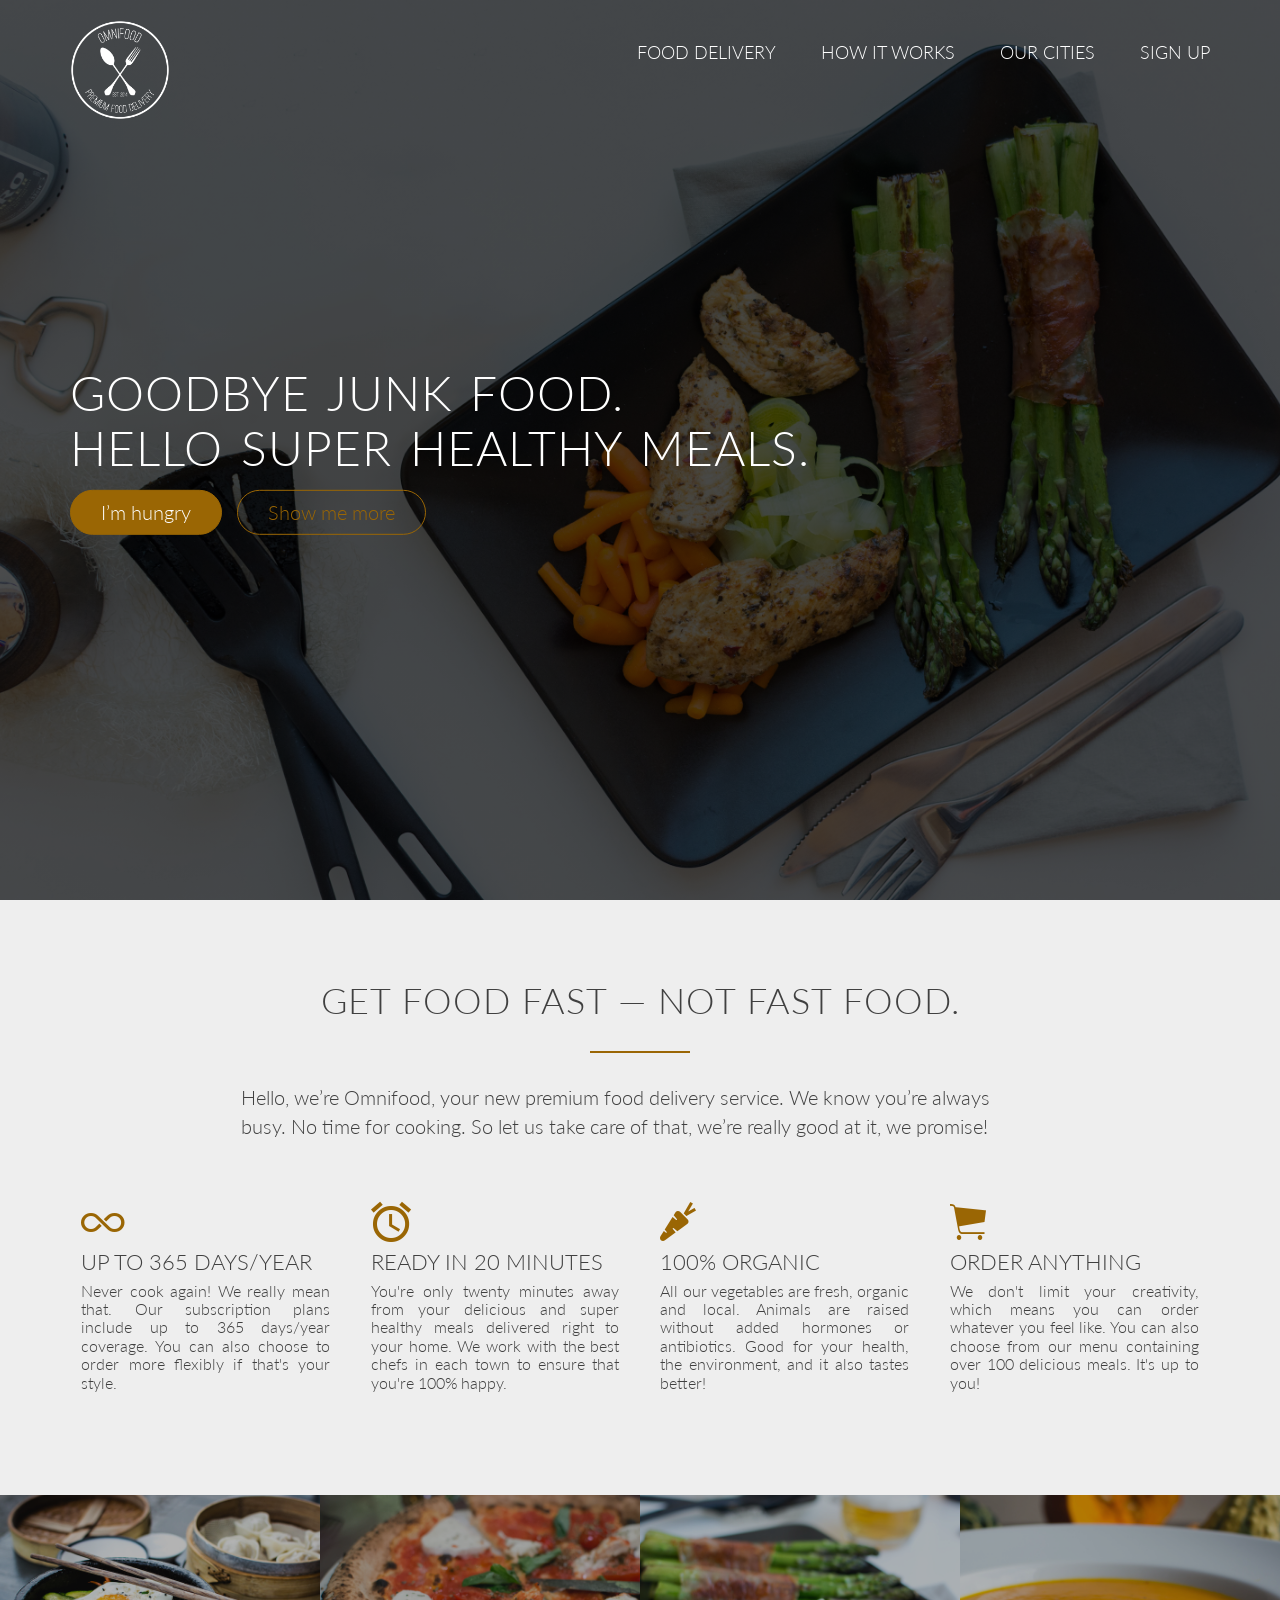
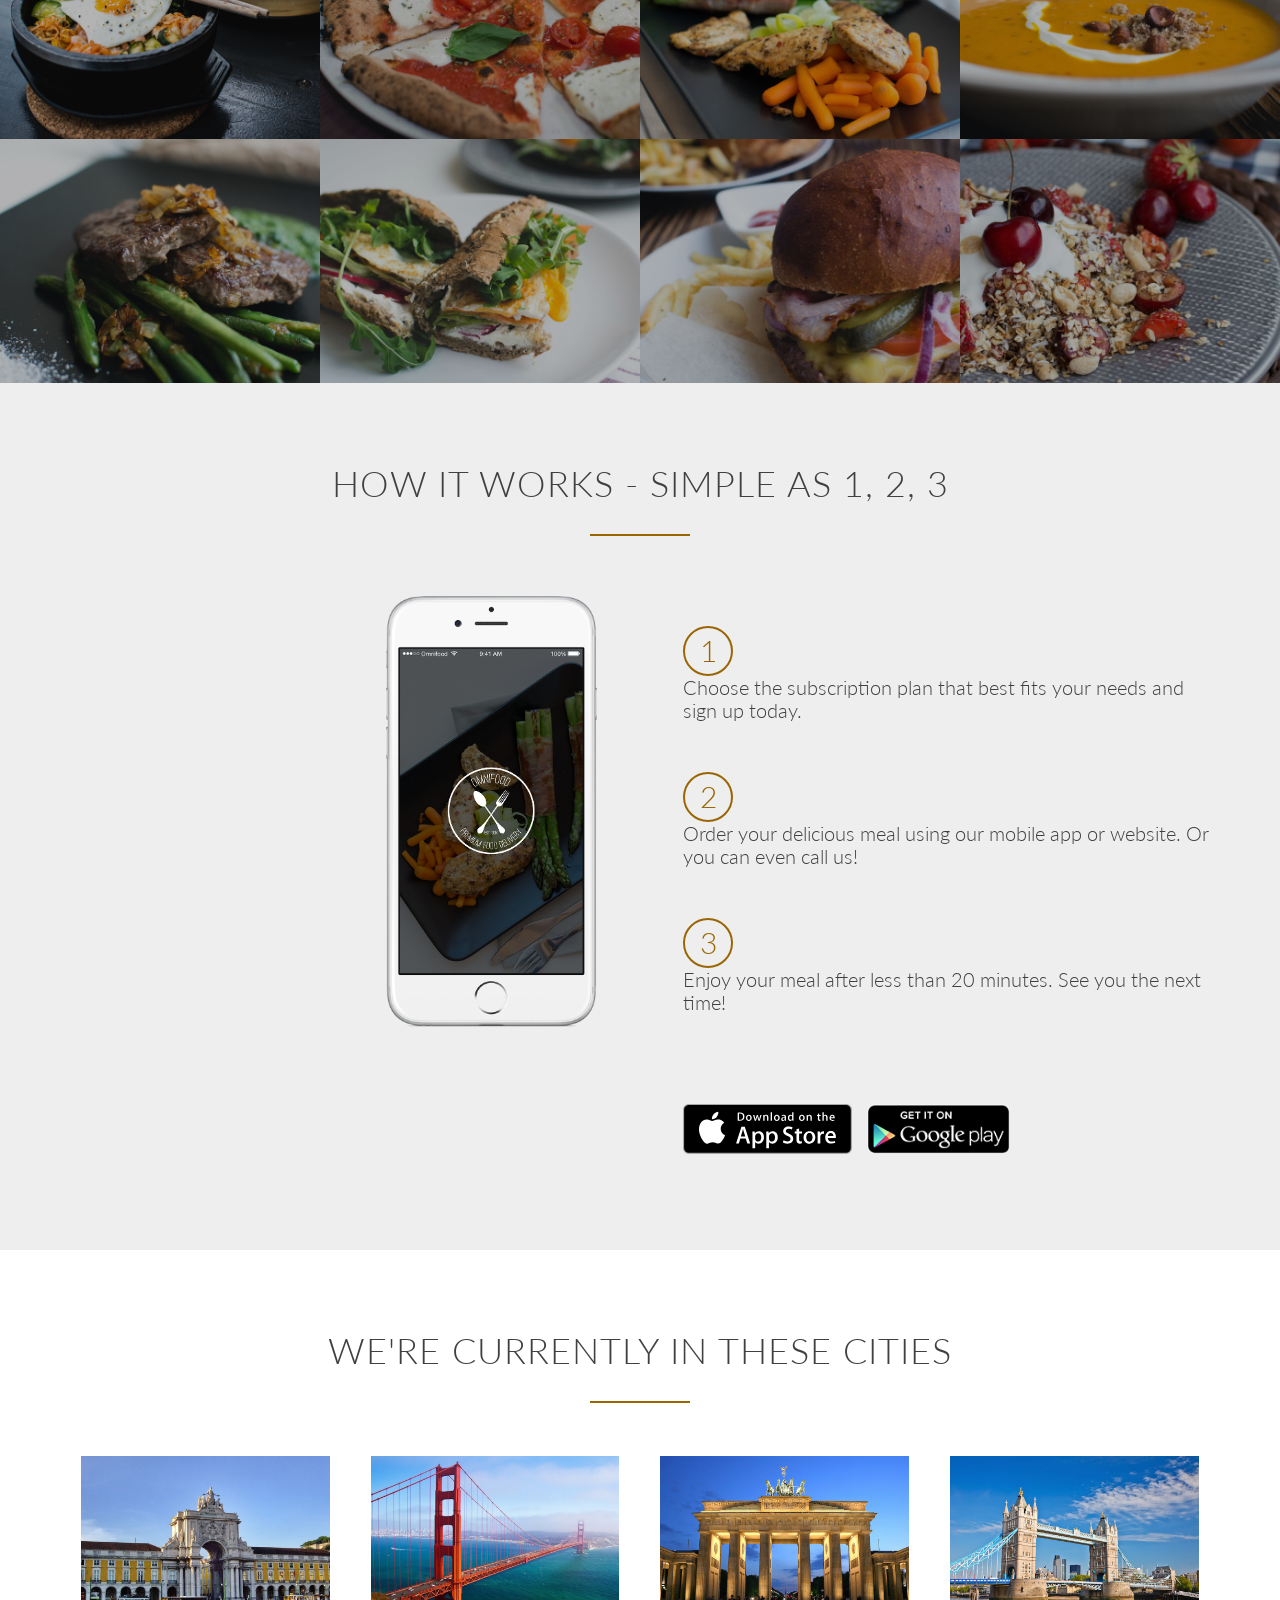
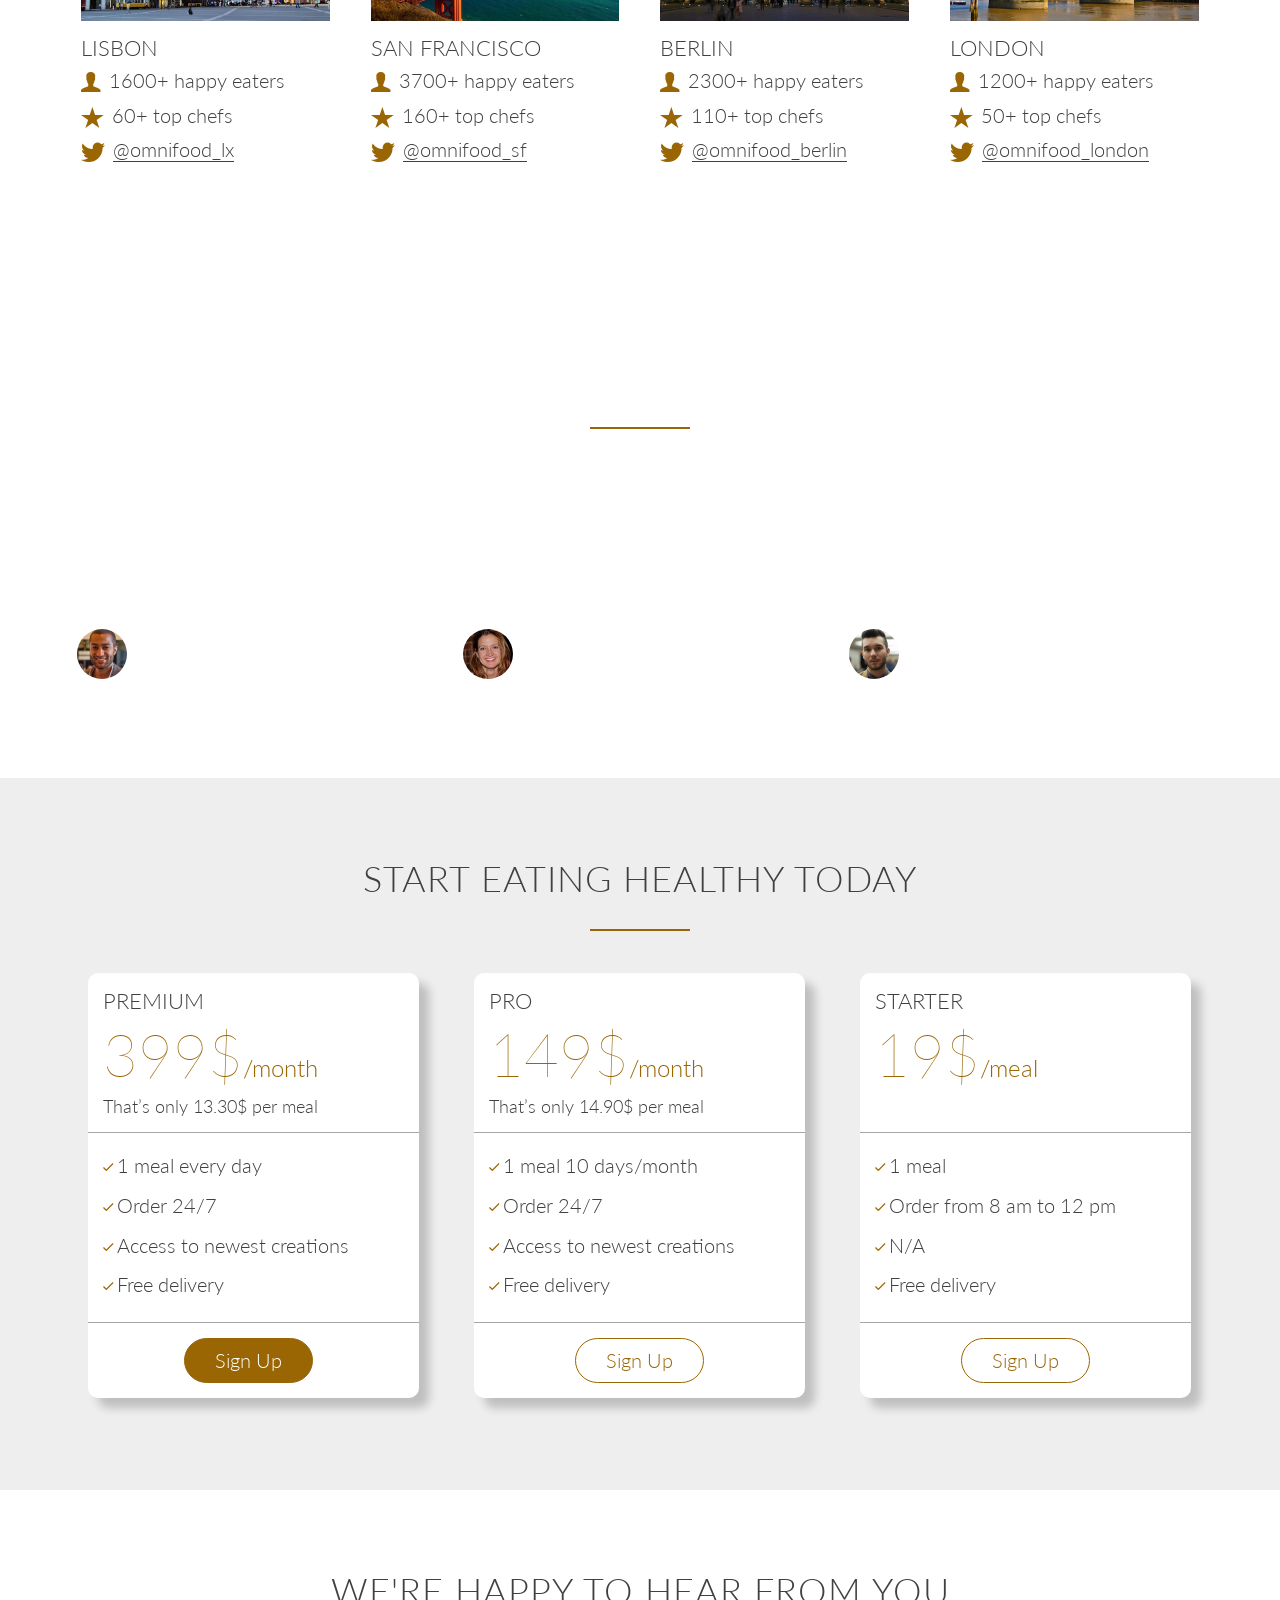
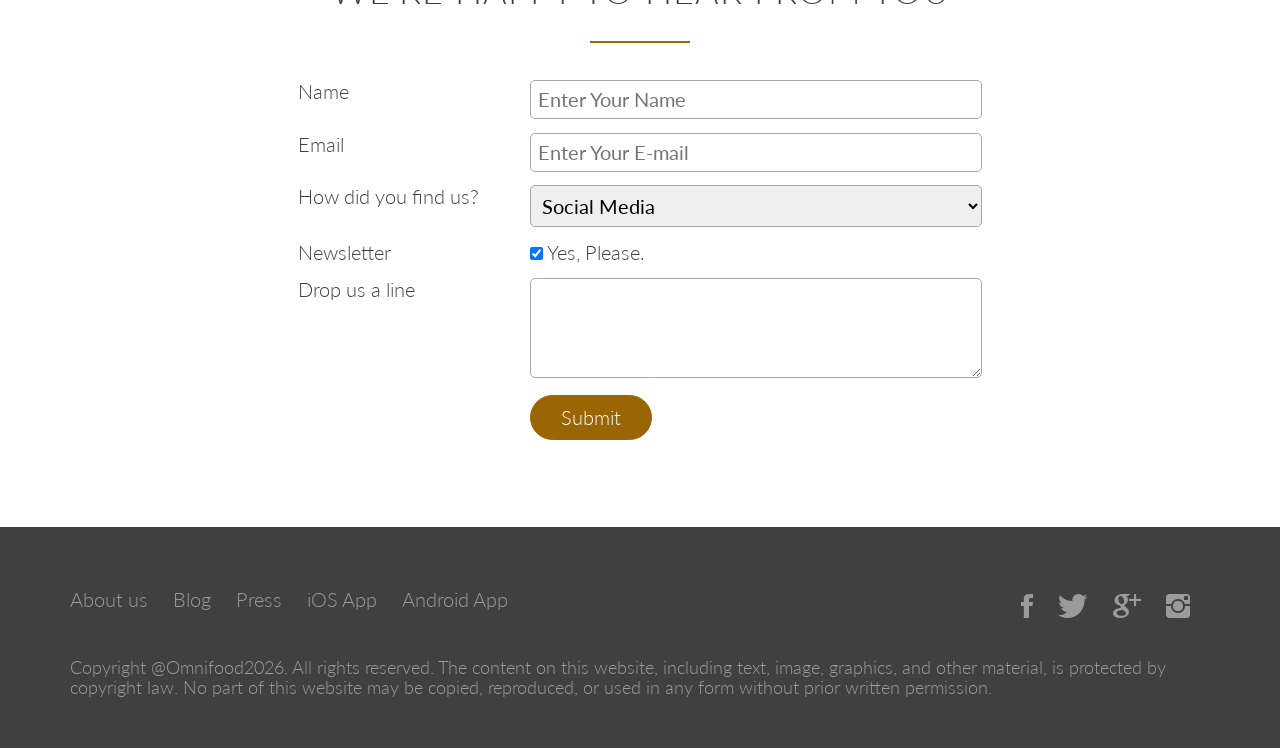
<file: index.html>
<!DOCTYPE html>
<html lang="en">

<head>
    <meta charset="UTF-8" />
    <meta name="viewport" content="width=device-width, initial-scale=1.0" />
    <title>Document</title>
    <link rel="stylesheet" href="vendors/css/normalize.css" />
    <link rel="stylesheet" href="vendors/css/Grid.css" />
    <link rel="stylesheet" href="vendors/css/ionicons.min.css" />
    <link rel="stylesheet" href="vendors/css/animate.css">
    <link rel="stylesheet" href="resource/css/style.css" />
    <link href="https://fonts.googleapis.com/css2?family=Lato:ital,wght@0,100;0,300;0,400;1,100&display=swap"
        rel="stylesheet">
        <script src="https://ajax.googleapis.com/ajax/libs/jquery/3.7.1/jquery.min.js"></script>
        <script src="vendors/js/jquery.waypoints.min.js"></script>
    <script src="resource/js/index.js"></script>

</head>

<body>
    <header>
        <nav>
            <div class="row">
                <img src="resource/img/logo-white.png" alt="White logo" class="logo-white" />
                <img src="resource/img/logo.png" alt="black logo" class="logo-black" />
                <ul class="main-nav">
                    <li><a href="#features">Food delivery</a></li>
                    <li><a href="#works">How it works</a></li>
                    <li><a href="#cities">Our cities</a></li>
                    <li><a href="#plans">Sign up</a></li>
                </ul>
            </div>
        </nav>
        <div class="header-text">
            <h1>Goodbye junk food. <br />Hello super healthy meals.</h1>
            <a href="#" class="btn btn-full js--scroll-to-plans">I’m hungry</a>
            <a href="#" class="btn btn-border js--scroll-to-features">Show me more</a>
        </div>
    </header>

    <section class="section-features js--section-features" id="features">
        <div class="row">
            <h2>Get food fast — not fast food.</h2>
            <p class="feature-text">Hello, we’re Omnifood, your new premium food delivery service. We know you’re always
                busy. No time for cooking. So let us take care of that, we’re really good at it, we promise!</p>
        </div>
        <div class="row js--wp-1">
            <div class="col span-1-of-4 box">
                <i class="ion-ios-infinite icon-big"></i>
                <h3>Up to 365 days/year</h3>
                <p>Never cook again! We really mean that. Our subscription plans include up to 365 days/year coverage.
                    You can also choose to order more flexibly if that's your style.</p>
            </div>
            <div class="col span-1-of-4 box">
                <i class="ion-android-alarm-clock icon-big"></i>
                <h3>Ready in 20 minutes</h3>
                <p>You're only twenty minutes away from your delicious and super healthy meals delivered right to your
                    home. We work with the best chefs in each town to ensure that you're 100% happy.</p>
            </div>
            <div class="col span-1-of-4 box">
                <i class="ion-ios-nutrition icon-big"></i>
                <h3>100% organic</h3>
                <p>All our vegetables are fresh, organic and local. Animals are raised without added hormones or
                    antibiotics. Good for your health, the environment, and it also tastes better!</p>
            </div>
            <div class="col span-1-of-4 box">
                <i class="ion-ios-cart icon-big"></i>
                <h3>Order anything</h3>
                <p>We don't limit your creativity, which means you can order whatever you feel like. You can also choose
                    from our menu containing over 100 delicious meals. It's up to you!</p>
            </div>
        </div>
    </section>

    <section class="section-meals">
        <ul class="meal-showcase clearfix">
            <li>
                <figure class="meal-photo">
                    <img src="resource/img/1.jpg" alt="Korean bibimbap with egg and vegetables" />
                </figure>
            </li>
            <li>
                <figure class="meal-photo">
                    <img src="resource/img/2.jpg" alt="Simple italian pizza with cherry tomatoes" />
                </figure>
            </li>
            <li>
                <figure class="meal-photo">
                    <img src="resource/img/3.jpg" alt="Chicken breast steak with vegetables" />
                </figure>
            </li>
            <li>
                <figure class="meal-photo">
                    <img src="resource/img/4.jpg" alt="Autumn pumpkin soup" />
                </figure>
            </li>
        </ul>

        <ul class="meal-showcase clearfix">
            <li>
                <figure class="meal-photo">
                    <img src="resource/img/5.jpg" alt="Paleo beef steak with vegetables" />
                </figure>
            </li>
            <li>
                <figure class="meal-photo">
                    <img src="resource/img/6.jpg" alt="Healthy baguette with egg and vegetables" />
                </figure>
            </li>
            <li>
                <figure class="meal-photo">
                    <img src="resource/img/7.jpg" alt="Burger with cheddar and bacon" />
                </figure>
            </li>
            <li>
                <figure class="meal-photo">
                    <img src="resource/img/8.jpg" alt="Granola with cherries and strawberries" />
                </figure>
            </li>
        </ul>
    </section>



    <section class="section-works" id="works">
        <div class="row">
            <h2>How it works - Simple as 1, 2, 3</h2>
        </div>
        <div class="row">
            <div class="col span-1-of-2 step-box">
                <img src="resource/img/app-iPhone.png" alt="iphone image" class="js--wp-2"/>
            </div>
            <div class="col span-1-of-2 step-box">
                <div class="work-steps">
                    <div>1</div>
                    <p>Choose the subscription plan that best fits your needs and sign up today.</p>
                </div>
                <div class="work-steps">
                    <div>2</div>
                    <p>Order your delicious meal using our mobile app or website. Or you can even call us!</p>
                </div>
                <div class="work-steps">
                    <div>3</div>
                    <p>Enjoy your meal after less than 20 minutes. See you the next time!</p>
                </div>
                <a href="" class="btn-img"><img src="resource/img/download-app.svg" alt="iphone" /></a>
                <a href="" class="btn-img"><img src="resource/img/download-app-android.png" alt="android" /></a>
            </div>
        </div>
    </section>
    <section class="section-cities" id="cities">
        <div class="row">
            <h2>We're currently in these cities</h2>
        </div>
        <div class="row js--wp-3">
            <div class="col span-1-of-4 box">
                <img src="resource/img/lisbon-3.jpg" alt="lisbon" />
                <h3>Lisbon</h3>
                <div class="city-features">
                    <i class="ion-person icon-small"></i>
                    1600+ happy eaters
                </div>
                <div class="city-features">
                    <i class="ion-ios-star icon-small"></i>
                    60+ top chefs
                </div>
                <div class="city-features">
                    <i class="ion-social-twitter icon-small"></i>
                    <a href="#">@omnifood_lx</a>
                </div>
            </div>

            <div class="col span-1-of-4 box">
                <img src="resource/img/san-francisco.jpg" alt="san-francisco" />
                <h3>San Francisco</h3>
                <div class="city-features">
                    <i class="ion-person icon-small"></i>
                    3700+ happy eaters
                </div>
                <div class="city-features">
                    <i class="ion-ios-star icon-small"></i>
                    160+ top chefs
                </div>
                <div class="city-features">
                    <i class="ion-social-twitter icon-small"></i>
                    <a href="#">@omnifood_sf</a>
                </div>
            </div>

            <div class="col span-1-of-4 box">
                <img src="resource/img/berlin.jpg" alt="Berlin" />
                <h3>Berlin</h3>
                <div class="city-features">
                    <i class="ion-person icon-small"></i>
                    2300+ happy eaters
                </div>
                <div class="city-features">
                    <i class="ion-ios-star icon-small"></i>
                    110+ top chefs
                </div>
                <div class="city-features">
                    <i class="ion-social-twitter icon-small"></i>
                    <a href="#">@omnifood_berlin</a>
                </div>
            </div>

            <div class="col span-1-of-4 box">
                <img src="resource/img/london.jpg" alt="london" />
                <h3>London</h3>
                <div class="city-features">
                    <i class="ion-person icon-small"></i>
                    1200+ happy eaters
                </div>
                <div class="city-features">
                    <i class="ion-ios-star icon-small"></i>
                    50+ top chefs
                </div>
                <div class="city-features">
                    <i class="ion-social-twitter icon-small"></i>
                    <a href="#">@omnifood_london</a>
                </div>
            </div>
        </div>
    </section>

    <section class="section-testimonials">
        <div class="row">
            <h2>Our customers can't live without us</h2>
        </div>
        <div class="row">
            <div class="col span-1-of-3">
                <blockquote>
                    Omnifood is just awesome! I just launched a startup which leaves me with no time for cooking, so
                    Omnifood is a life-saver. Now that I got used to it, I couldn't live without my daily meals!
                    <cite><img src="resource/img/customer-1.jpg" alt="Alberto img" />Alberto Duncan</cite>
                </blockquote>
            </div>
            <div class="col span-1-of-3">
                <blockquote>
                    Inexpensive, healthy and great-tasting meals, delivered right to my home. We have lots of food
                    delivery here in Lisbon, but no one comes even close to Omifood. Me and my family are so in love!
                    <cite><img src="resource/img/customer-2.jpg" alt="Joana img" />Joana Silva</cite>
                </blockquote>
            </div>
            <div class="col span-1-of-3">
                <blockquote>
                    I was looking for a quick and easy food delivery service in San Franciso. I tried a lot of them and
                    ended up with Omnifood. Best food delivery service in the Bay Area. Keep up the great work!
                    <cite><img src="resource/img/customer-3.jpg" alt="Milton img" />Milton Chapman</cite>
                </blockquote>
            </div>
        </div>
    </section>

    <section class="section-plans js--section-plans" id="plans">
        <div class="row">
            <h2>Start eating healthy today</h2>
        </div>
        <div class="row">
            <div class="col span-1-of-3">
                <div class="plan-box js--wp-4">
                    <div>
                        <h3>Premium</h3>
                        <p class="meal-month">399$<span>/month</span></p>
                        <p class="meal-daily">That’s only 13.30$ per meal</p>
                    </div>
                    <div>
                        <ul>
                            <li><i class="ion-ios-checkmark-empty icon-small"></i>1 meal every day</li>
                            <li><i class="ion-ios-checkmark-empty icon-small"></i>Order 24/7</li>
                            <li><i class="ion-ios-checkmark-empty icon-small"></i>Access to newest creations</li>
                            <li><i class="ion-ios-checkmark-empty icon-small"></i>Free delivery</li>
                        </ul>
                    </div>
                    <div>
                        <a href="#" class="btn btn-full"> Sign Up</a>
                    </div>
                </div>
            </div>
            <div class="col span-1-of-3">
                <div class="plan-box">
                    <div>
                        <h3>Pro</h3>
                        <p class="meal-month">149$<span>/month</span></p>
                        <p class="meal-daily">That’s only 14.90$ per meal</p>
                    </div>
                    <div>
                        <ul>
                            <li><i class="ion-ios-checkmark-empty icon-small"></i>1 meal 10 days/month</li>
                            <li><i class="ion-ios-checkmark-empty icon-small"></i>Order 24/7</li>
                            <li><i class="ion-ios-checkmark-empty icon-small"></i>Access to newest creations</li>
                            <li><i class="ion-ios-checkmark-empty icon-small"></i>Free delivery</li>
                        </ul>
                    </div>
                    <div>
                        <a href="#" class="btn btn-border"> Sign Up</a>
                    </div>
                </div>
            </div>
            <div class="col span-1-of-3">
                <div class="plan-box">
                    <div>
                        <h3>Starter</h3>
                        <p class="meal-month">19$<span>/meal</span></p>
                        <p class="meal-daily">&nbsp</p>
                    </div>
                    <div>
                        <ul>
                            <li><i class="ion-ios-checkmark-empty icon-small"></i>1 meal</li>
                            <li><i class="ion-ios-checkmark-empty icon-small"></i>Order from 8 am to 12 pm</li>
                            <li><i class="ion-ios-checkmark-empty icon-small"></i>N/A</li>
                            <li><i class="ion-ios-checkmark-empty icon-small"></i>Free delivery</li>
                        </ul>
                    </div>
                    <div>
                        <a href="#" class="btn btn-border"> Sign Up</a>
                    </div>
                </div>
            </div>
        </div>
    </section>

    <section class="section-form">
        <div class="row">
            <h2>We're happy to hear from you</h2>
        </div>
        <div class="row">
            <form action="#" method="post" class="feedback-form">
                <div class="row">
                    <div class="col span-1-of-3">
                        <label>Name</label>
                    </div>
                    <div class="col span-2-of-3">
                        <input type="text" name="name" id="name" placeholder="Enter Your Name" required />
                    </div>
                </div>
                <div class="row">
                    <div class="col span-1-of-3">
                        <label>Email</label>
                    </div>
                    <div class="col span-2-of-3">
                        <input type="email" name="email" id="email" placeholder="Enter Your E-mail" required />
                    </div>
                </div>
                <div class="row">
                    <div class="col span-1-of-3">
                        <label>How did you find us?</label>
                    </div>
                    <div class="col span-2-of-3">
                        <select name="find-us" id="findus">
                            <option value="news">Newspaper</option>
                            <option value="ads">Ads</option>
                            <option value="sm" selected>Social Media</option>
                            <option value="friends">Friends</option>
                            <option value="others">Others</option>
                        </select>
                    </div>
                </div>
                <div class="row">
                    <div class="col span-1-of-3">
                        <label>Newsletter</label>
                    </div>
                    <div class="col span-2-of-3">
                        <input type="checkbox" name="news" id="news" checked /> Yes, Please.
                    </div>
                </div>
                <div class="row">
                    <div class="col span-1-of-3">
                        <label>Drop us a line</label>
                    </div>
                    <div class="col span-2-of-3">
                        <textarea name="feedback" id="feedback"></textarea>
                    </div>
                </div>
                <div class="row">
                    <div class="col span-1-of-3">
                        <label></label>
                    </div>
                    <div class="col span-2-of-3">
                        <input type="submit" name="submit" id="submit" />
                    </div>
                </div>
            </form>
        </div>
    </section>

    <footer>
        <div class="row">
            <div class="col span-1-of-2">
                <ul class="footer-navs">
                    <li><a href="#">About us</a></li>
                    <li><a href="#">Blog</a></li>
                    <li><a href="#">Press</a></li>
                    <li><a href="#">iOS App</a></li>
                    <li><a href="#">Android App</a></li>
                </ul>
            </div>
            <div class="col span-1-of-2">
                <ul class="social-navs">
                    <li><a href="#"><i class="ion-social-facebook"></i></a></li>
                    <li><a href="#"><i class="ion-social-twitter"></i></a></li>
                    <li><a href="#"><i class="ion-social-googleplus"></i></a></li>
                    <li><a href="#"><i class="ion-social-instagram"></i></a></li>
                </ul>
            </div>
        </div>
        <div class="row">
            <p>Copyright @Omnifood2026. All rights reserved. The content on this website, including text, image,
                graphics, and other material, is protected by copyright law. No part of this website may be copied,
                reproduced, or used in any form without prior written permission.</p>
        </div>
    </footer>
  
</body>

</html>

<!-- Section 8: Footer
Title: None

Navigation:

Also include links to facebook, twitter, google+ and Instagram accounts.
-->
</file>
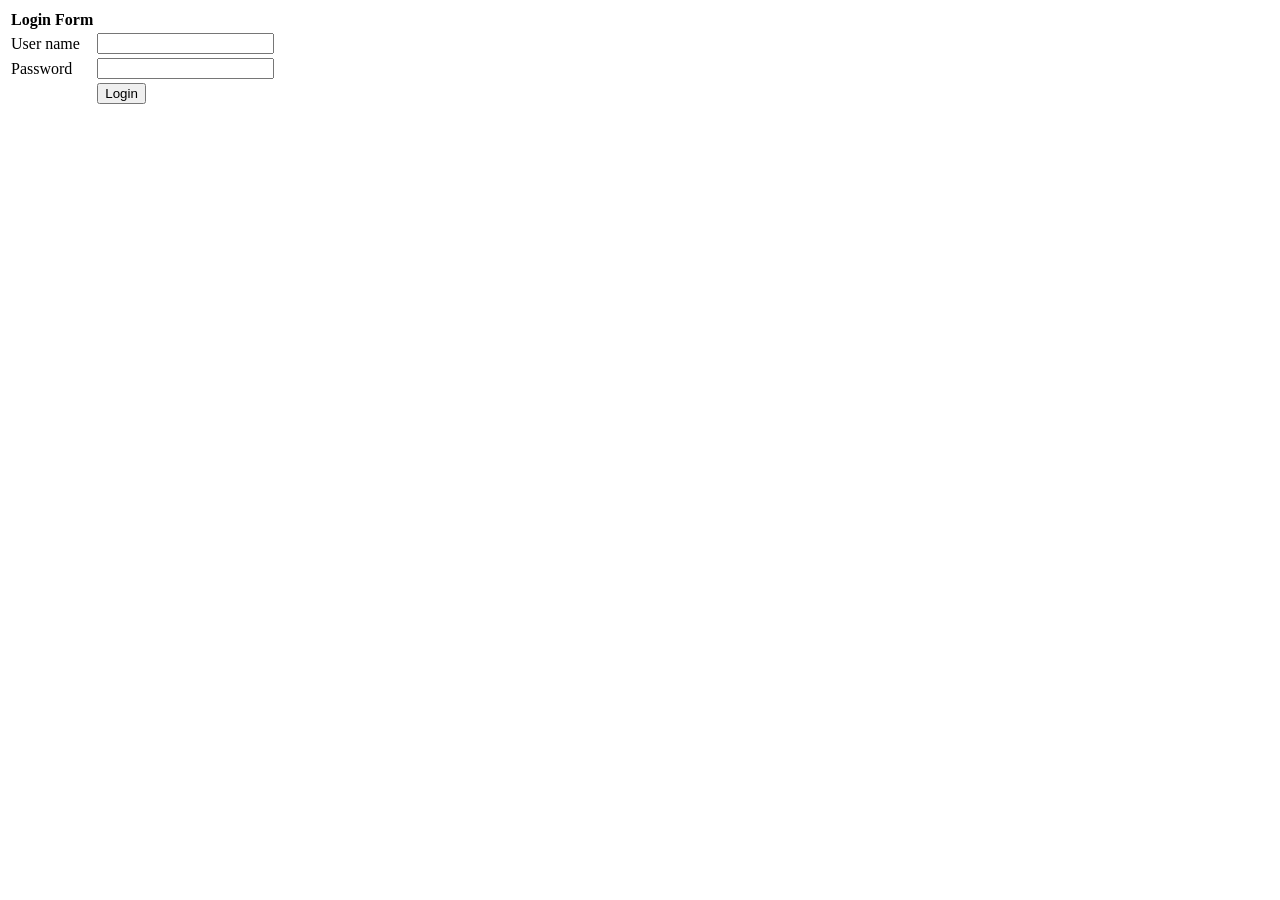
<file: form.html>
<!DOCTYPE html>
<html lang="en">
<head>
    <meta charset="UTF-8" />
    <meta name="viewport" content="width=device-width, initial-scale=1.0" />
    <title>Document</title>
</head>
<body>
    <form action="abcd.html" method="post">
        <table>
            <th>Login Form</th>
            <tr>
                <td>User name</td>
                <td><input type="text" name="user" id="user"/></td>
            </tr>
            <tr>
                <td>Password</td>
                <td><input type="password" name="password" id="password"/></td>
            </tr>
            <tr>
                <td></td>
                <td><input type="submit" name="submit" value="Login"/></td>
            </tr>
        </table>
    </form>
</body>
</html>
</file>
<file: vendors/css/Grid.css>
/*  SECTIONS  ============================================================================= */

.section {
	clear: both;
	padding: 0px;
	margin: 0px;
}

/*  GROUPING  ============================================================================= */

.row {
    zoom: 1; /* For IE 6/7 (trigger hasLayout) */
}

.row:before,
.row:after {
    content:"";
    display:table;
}
.row:after {
    clear:both;
}

/*  GRID COLUMN SETUP   ==================================================================== */

.col {
	display: block;
	float:left;
	margin: 1% 0 1% 1.6%;
}

.col:first-child { margin-left: 0; } /* all browsers except IE6 and lower */


/*  REMOVE MARGINS AS ALL GO FULL WIDTH AT 480 PIXELS */

@media only screen and (max-width: 480px) {
	.col { 
		/*margin: 1% 0 1% 0%;*/
        margin: 0;
	}
}


/*  GRID OF TWO   ============================================================================= */


.span-2-of-2 {
	width: 100%;
}

.span-1-of-2 {
	width: 49.2%;
}

/*  GO FULL WIDTH AT LESS THAN 480 PIXELS */

@media only screen and (max-width: 480px) {
	.span-2-of-2 {
		width: 100%; 
	}
	.span-1-of-2 {
		width: 100%; 
	}
}


/*  GRID OF THREE   ============================================================================= */

	
.span-3-of-3 {
	width: 100%; 
}

.span-2-of-3 {
	width: 66.13%; 
}

.span-1-of-3 {
	width: 32.26%; 
}


/*  GO FULL WIDTH AT LESS THAN 480 PIXELS */

@media only screen and (max-width: 480px) {
	.span-3-of-3 {
		width: 100%; 
	}
	.span-2-of-3 {
		width: 100%; 
	}
	.span-1-of-3 {
		width: 100%;
	}
}

/*  GRID OF FOUR   ============================================================================= */

	
.span-4-of-4 {
	width: 100%; 
}

.span-3-of-4 {
	width: 74.6%; 
}

.span-2-of-4 {
	width: 49.2%; 
}

.span-1-of-4 {
	width: 23.8%; 
}


/*  GO FULL WIDTH AT LESS THAN 480 PIXELS */

@media only screen and (max-width: 480px) {
	.span-4-of-4 {
		width: 100%; 
	}
	.span-3-of-4 {
		width: 100%; 
	}
	.span-2-of-4 {
		width: 100%; 
	}
	.span-1-of-4 {
		width: 100%; 
	}
}


/*  GRID OF FIVE   ============================================================================= */

	
.span-5-of-5 {
	width: 100%;
}

.span-4-of-5 {
  	width: 79.68%; 
}

.span-3-of-5 {
  	width: 59.36%; 
}

.span-2-of-5 {
  	width: 39.04%;
}

.span-1-of-5 {
  	width: 18.72%;
}


/*  GO FULL WIDTH AT LESS THAN 480 PIXELS */

@media only screen and (max-width: 480px) {
	.span-5-of-5 {
		width: 100%; 
	}
	.span-4-of-5 {
		width: 100%; 
	}
	.span-3-of-5 {
		width: 100%; 
	}
	.span-2-of-5 {
		width: 100%; 
	}
	.span-1-of-5 {
		width: 100%; 
	}
}


/*  GRID OF SIX   ============================================================================= */


.span-6-of-6 {
	width: 100%;
}

.span-5-of-6 {
  	width: 83.06%;
}

.span-4-of-6 {
  	width: 66.13%;
}

.span-3-of-6 {
  	width: 49.2%;
}

.span-2-of-6 {
  	width: 32.26%;
}

.span-1-of-6 {
  	width: 15.33%;
}


/*  GO FULL WIDTH AT LESS THAN 480 PIXELS */

@media only screen and (max-width: 480px) {
	.span-6-of-6 {
		width: 100%; 
	}
	.span-5-of-6 {
		width: 100%; 
	}
	.span-4-of-6 {
		width: 100%; 
	}
	.span-3-of-6 {
		width: 100%; 
	}
	.span-2-of-6 {
		width: 100%; 
	}
	.span-1-of-6 {
		width: 100%; 
	}
}



/*  GRID OF SEVEN   ============================================================================= */


.span-7-of-7 {
	width: 100%;
}

.span-6-of-7 {
	width: 85.48%;
}

.span-5-of-7 {
  	width: 70.97%;
}

.span-4-of-7 {
  	width: 56.45%;
}

.span-3-of-7 {
  	width: 41.94%;
}

.span-2-of-7 {
  	width: 27.42%;
}

.span-1-of-7 {
  	width: 12.91%;
}


/*  GO FULL WIDTH AT LESS THAN 480 PIXELS */

@media only screen and (max-width: 480px) {
	.span-7-of-7 {
		width: 100%; 
	}
	.span-6-of-7 {
		width: 100%; 
	}
	.span-5-of-7 {
		width: 100%; 
	}
	.span-4-of-7 {
		width: 100%; 
	}
	.span-3-of-7 {
		width: 100%; 
	}
	.span-2-of-7 {
		width: 100%; 
	}
	.span-1-of-7 {
		width: 100%; 
	}
}


/*  GRID OF EIGHT   ============================================================================= */

	
.span-8-of-8 {
	width: 100%;
}

.span-7-of-8 {
	width: 87.3%; 
}

.span-6-of-8 {
	width: 74.6%; 
}

.span-5-of-8 {
	width: 61.9%; 
}

.span-4-of-8 {
	width: 49.2%; 
}

.span-3-of-8 {
	width: 36.5%;
}

.span-2-of-8 {
	width: 23.8%; 
}

.span-1-of-8 {
	width: 11.1%; 
}


/*  GO FULL WIDTH AT LESS THAN 480 PIXELS */

@media only screen and (max-width: 480px) {
	.span-8-of-8 {
		width: 100%; 
	}
	.span-7-of-8 {
		width: 100%; 
	}
	.span-6-of-8 {
		width: 100%; 
	}
	.span-5-of-8 {
		width: 100%; 
	}
	.span-4-of-8 {
		width: 100%; 
	}
	.span-3-of-8 {
		width: 100%; 
	}
	.span-2-of-8 {
		width: 100%; 
	}
	.span-1-of-8 {
		width: 100%; 
	}
}


/*  GRID OF NINE   ============================================================================= */


.span-9-of-9 {
	width: 100%;
}

.span-8-of-9 {
	width: 88.71%;
}

.span-7-of-9 {
	width: 77.42%; 
}

.span-6-of-9 {
	width: 66.13%; 
}

.span-5-of-9 {
	width: 54.84%; 
}

.span-4-of-9 {
	width: 43.55%; 
}

.span-3-of-9 {
	width: 32.26%;
}

.span-2-of-9 {
	width: 20.97%; 
}

.span-1-of-9 {
	width: 9.68%; 
}


/*  GO FULL WIDTH AT LESS THAN 480 PIXELS */

@media only screen and (max-width: 480px) {
	.span-9-of-9 {
		width: 100%; 
	}
	.span-8-of-9 {
		width: 100%; 
	}
	.span-7-of-9 {
		width: 100%; 
	}
	.span-6-of-9 {
		width: 100%; 
	}
	.span-5-of-9 {
		width: 100%; 
	}
	.span-4-of-9 {
		width: 100%; 
	}
	.span-3-of-9 {
		width: 100%; 
	}
	.span-2-of-9 {
		width: 100%; 
	}
	.span-1-of-9 {
		width: 100%; 
	}
}


/*  GRID OF TEN   ============================================================================= */


.span-10-of-10 {
	width: 100%;
}

.span-9-of-10 {
	width: 89.84%;
}

.span-8-of-10 {
	width: 79.68%;
}

.span-7-of-10 {
	width: 69.52%; 
}

.span-6-of-10 {
	width: 59.36%; 
}

.span-5-of-10 {
	width: 49.2%; 
}

.span-4-of-10 {
	width: 39.04%; 
}

.span-3-of-10 {
	width: 28.88%;
}

.span-2-of-10 {
	width: 18.72%; 
}

.span-1-of-10 {
	width: 8.56%; 
}


/*  GO FULL WIDTH AT LESS THAN 480 PIXELS */

@media only screen and (max-width: 480px) {
	.span-10-of-10 {
		width: 100%; 
	}
	.span-9-of-10 {
		width: 100%; 
	}
	.span-8-of-10 {
		width: 100%; 
	}
	.span-7-of-10 {
		width: 100%; 
	}
	.span-6-of-10 {
		width: 100%; 
	}
	.span-5-of-10 {
		width: 100%; 
	}
	.span-4-of-10 {
		width: 100%; 
	}
	.span-3-of-10 {
		width: 100%; 
	}
	.span-2-of-10 {
		width: 100%; 
	}
	.span-1-of-10 {
		width: 100%; 
	}
}


/*  GRID OF ELEVEN   ============================================================================= */

.span-11-of-11 {
	width: 100%;
}

.span-10-of-11 {
	width: 90.76%;
}

.span-9-of-11 {
	width: 81.52%;
}

.span-8-of-11 {
	width: 72.29%;
}

.span-7-of-11 {
	width: 63.05%; 
}

.span-6-of-11 {
	width: 53.81%; 
}

.span-5-of-11 {
	width: 44.58%; 
}

.span-4-of-11 {
	width: 35.34%; 
}

.span-3-of-11 {
	width: 26.1%;
}

.span-2-of-11 {
	width: 16.87%; 
}

.span-1-of-11 {
	width: 7.63%; 
}


/*  GO FULL WIDTH AT LESS THAN 480 PIXELS */

@media only screen and (max-width: 480px) {
	.span-11-of-11 {
		width: 100%; 
	}
	.span-10-of-11 {
		width: 100%; 
	}
	.span-9-of-11 {
		width: 100%; 
	}
	.span-8-of-11 {
		width: 100%; 
	}
	.span-7-of-11 {
		width: 100%; 
	}
	.span-6-of-11 {
		width: 100%; 
	}
	.span-5-of-11 {
		width: 100%; 
	}
	.span-4-of-11 {
		width: 100%; 
	}
	.span-3-of-11 {
		width: 100%; 
	}
	.span-2-of-11 {
		width: 100%; 
	}
	.span-1-of-11 {
		width: 100%; 
	}
}


/*  GRID OF TWELVE   ============================================================================= */

.span-12-of-12 {
	width: 100%;
}

.span-11-of-12 {
	width: 91.53%;
}

.span-10-of-12 {
	width: 83.06%;
}

.span-9-of-12 {
	width: 74.6%;
}

.span-8-of-12 {
	width: 66.13%;
}

.span-7-of-12 {
	width: 57.66%; 
}

.span-6-of-12 {
	width: 49.2%; 
}

.span-5-of-12 {
	width: 40.73%; 
}

.span-4-of-12 {
	width: 32.26%; 
}

.span-3-of-12 {
	width: 23.8%;
}

.span-2-of-12 {
	width: 15.33%; 
}

.span-1-of-12 {
	width: 6.86%; 
}


/*  GO FULL WIDTH AT LESS THAN 480 PIXELS */

@media only screen and (max-width: 480px) {
	.span-12-of-12 {
		width: 100%; 
	}
	.span-11-of-12 {
		width: 100%; 
	}
	.span-10-of-12 {
		width: 100%; 
	}
	.span-9-of-12 {
		width: 100%; 
	}
	.span-8-of-12 {
		width: 100%; 
	}
	.span-7-of-12 {
		width: 100%; 
	}
	.span-6-of-12 {
		width: 100%; 
	}
	.span-5-of-12 {
		width: 100%; 
	}
	.span-4-of-12 {
		width: 100%; 
	}
	.span-3-of-12 {
		width: 100%; 
	}
	.span-2-of-12 {
		width: 100%; 
	}
	.span-1-of-12 {
		width: 100%; 
	}
}
</file>
<file: resource/css/style.css>
*{
    margin: 0;
    padding: 0;
    box-sizing: border-box;
    scroll-behavior: smooth;
}

html{
    font-family: "lato", "arial", sans-serif;
    font-size: 20px;
    font-weight: 300;
    color: #404040;
    background-color: #fff;
    text-rendering: optimizeLegibility;
}

.row{
    max-width: 1140px;
    margin: 0 auto;
}

header{
    background-image: linear-gradient(rgba(0, 0, 0, 0.7), rgba(0, 0, 0, 0.7)), url("../css/img/hero.jpg");
    height: 100vh;
    background-size: cover;
    background-position: center;
    background-attachment: fixed;
}

.header-text{
    position: absolute;
    top: 50%;
    left: 50%;
    width: 1140px;
    transform: translate(-50%, -50%);
}

h1, h2, h3{
    font-weight: 300;
    text-transform: uppercase;
}

h1{
    margin-top: 0;
    margin-bottom: 15px;
    color: #fff;
    font-size: 240%;
    word-spacing: 4px;
    letter-spacing: 1px;
}

h2{
    font-size: 180%;
    text-align: center;
    margin-bottom: 30px;
    letter-spacing: 1px;
}

h2::after{
    height: 2px;
    background-color: #9a6604;
    display: block;
    content: " ";
    width: 100px;
    margin: 30px auto 0 ;
}

h3{
    font-size: 110%;
    margin-bottom: 7px;
}

a:link, a:visited{
    color: #404040;
    text-decoration: none;
    border-bottom: 1px solid #404040;
}

a:hover, a:active{
    color: #9a6604;
    border-bottom: 1px solid #9a6604;
}

.btn:link,
.btn:visited,
input[type=submit]{
    display: inline-block;
    padding: 10px 30px;
    text-decoration: none;
    font-weight: 300;
    border-radius: 100px;
    transition: background-color 0.2s, color 0.2s, border 0.2s;
}

.btn-full:link,
.btn-full:visited,
input[type=submit]{
    color: #fff;
    background-color: #9a6604;
    border: 1px solid #9a6604;
    margin-right: 10px;
}

.btn-border:link,
.btn-border:visited{
    color: #9a6604;
    border: 1px solid #9a6604;
}

.btn:hover,
.btn:active,
input[type=submit]:hover,
input[type=submit]:active{
    background-color: #845703;
}

.btn-full:hover,
.btn-full:active{
    border: 1px solid #845703;
}

.btn-border:hover,
.btn-border:active{
    border: 1px solid #845703;
    color: #fff;
}

.logo-white{
    height: 100px;
    width: auto;
    float: left;
    margin-top: 20px;
}

.logo-black{
    height: 50px;
    width: auto;
    float: left;
    margin: 5px 0;
    display: none;
}

.main-nav{
    float: right;
    list-style: none;
    margin-top: 40px;
}

.main-nav li{
    display: inline-block;
    margin-left: 40px;
}

.main-nav li a:link,
.main-nav li a:visited{
    color: #fff;
    text-decoration: none;
    text-transform: uppercase;
    font-size: 90%;
    padding: 8px 0;
    border-bottom: 2px solid transparent;
    transition: border-bottom 0.2s;
}

.main-nav li a:hover,
.main-nav li a:active{
    border-bottom: 2px solid #9a6604;
}

section{
    padding: 80px 0;
}

.section-features{
    background-color: #eeeeee;
}
.feature-text{
    width: 70%;
    margin-left: 15%;
    line-height: 145%;
    margin-bottom: 30px;
}

.box{
    padding: 1%;
}

.box p{
    font-size: 80%;
    text-align: justify;

}

.icon-big{
    color: #9a6604;
    font-size: 240%;
}

.meal-showcase{
    list-style: none;
    width: 100%;
}

.meal-showcase li{
    width: 25%;
    float: left;
}

.meal-photo{
    width: 100%;
    margin: 0;
    background-color: #000;
    overflow: hidden;
}

.meal-photo img{
    width: 100%;
    height: auto;
    transform: scale(1.15);
    transition: transform 0.5s, opacity 0.5s;
    opacity: 0.7;
}

.meal-photo img:hover{
    transform: scale(1.04);
    opacity: 1;
}

.section-meals{
    padding: 0;
}

.step-box:first-child{
    text-align: right;
    padding-right: 3%;
    margin-top: 30px;
}

.step-box:last-child{
    padding-left: 3%;
    margin-top: 60px;
}

.step-box img{    
    width: 40%;
    height: auto;
}

.work-steps{
    margin-bottom: 50px;
}

.work-steps div{
    color: #9a6604;
    border: 2px solid #9a6604;
    display: inline-block;
    height: 50px;
    width: 50px;
    border-radius: 50%;
    text-align: center;
    padding: 5px;
    font-size: 150%;
    /* float: left; */
    margin-right: 5px;
}
.btn-img:link, .btn-img:visited{
    border: 0;
}

.btn-img img{
    height: 50px;
    width: auto;
    margin-right: 10px;
}

.work-steps:last-of-type{
    margin-bottom: 90px;
}

.section-works{
    background-color: #eeeeee;
}

.clearfix::after{
    content: '';
    clear: both;
    display: table;
}

.box img{
    width: 100%;
    height: auto;
    margin-bottom: 10px;
}

.city-features{
    margin-bottom: 5px;
}

.icon-small{
    color: #9a6604;
    font-size: 130%;
    vertical-align: middle;
    margin-right: 3px;
}

.section-testimonials{
    background-image: linear-gradient(rgba(0, 0, 0, 0.7),rgba(0, 0, 0, 0.7)), url(img/back-customers.jpg);
    background-size: cover;
    color: #fff;
    background-attachment: fixed;
}

blockquote{
    font-style: italic;
    line-height: 145%;
    padding: 2%;
    text-align: justify;
    position: relative;
}

blockquote::before{
    content: "\201C";
    font-size: 450%;
    display: block;
    position: absolute;
    top: 5px;
    left: -20px;
}

cite img{
    width: 50px;
    height: 50px;
    border-radius: 50%;
    margin-top: 7px;
    vertical-align: middle;
    margin-right: 5px;
}

cite{
    font-size: 90%;
    display: block;
}

.section-plans{
    background-color: #eeeeee;
}

.plan-box{
    background-color: #fff;
    width: 90%;
    margin-left: 5%;
    border-radius: 10px;
    box-shadow: 10px 10px 10px #00000033;
}

.plan-box div{
    border-bottom: 1px solid #a6a6a6;
    padding: 15px;
}

.meal-month{
    color: #9a6604;
    font-size: 300%;
    font-weight: 100;
    margin-bottom: 7px;
}

.meal-month span{
    font-size: 40%;
    font-weight: 300;
}

.meal-daily{
    font-size: 90%;
}



.plan-box ul{
    list-style: none;
}

.plan-box ul li{
    padding: 5px 0;
}

.plan-box div:last-child{
    text-align: center;
    border: 0;
}

.feedback-form{
    width: 60%;
    margin: 0 auto;
}

input[type=text],
input[type=email], 
select, 
textarea{
    width: 100%;
    border-radius: 5px;
    padding: 7px;
    border: 1px solid #a6a6a6;
}

textarea{
    height: 100px;
}

*:focus{
    outline: none;
}

footer{
    background-color: #404040;
    padding: 50px;
}
.footer-navs{
    list-style: none;
    float: left;
}
.social-navs{
    list-style: none;
    float: right;
}

.footer-navs li,
.social-navs li{
    display: inline-block;
    margin-right: 20px;
}

.footer-navs li a:link, 
.footer-navs li a:visited, 
.social-navs li a:link,
.social-navs li a:visited{
    color: #9a9a9a;
}

.footer-navs li a:hover, 
.footer-navs li a:active{
    color: #eeeeee;
    border: 0;
    text-decoration: none;
} 

.social-navs li a:link,
.social-navs li a:visited{
    font-size: 160%;
}
.ion-social-facebook:hover{
    color: #1877F2;
}
.ion-social-twitter:hover{
    color: #1DA1F2;
}
.ion-social-googleplus:hover{
    color: #DD4B39;
}
.ion-social-instagram:hover{
    color: #fa8e37;
}

footer p{
    margin-top: 20px;
    color: #9a9a9a;
    font-size: 90%;
}

.sticky{
    position: fixed;
    top: 0;
    left: 0;
    width: 100%;
    background-color: rgba(255, 255, 255, 0.98);
    box-shadow: 0 2px 2px #d4d4d4;
    z-index: 9999;
}

.sticky .main-nav li a:link,
.sticky .main-nav li a:visited{
    color: #404040;
    padding: 24px 0;
}

.sticky .main-nav{
    margin-top: 10px;
}

.sticky .logo-black{
    display: block;
}
.sticky .logo-white{
    display: none;
}

.js--wp-1,
.js--wp-2,
.js--wp-3{
    opacity: 0;
    animation-duration: 1s;
}
.js--wp-4{
    animation-duration: 1s;
}
.js--wp-1.animated,
.js--wp-2animated,
.js--wp-3animated{
    opacity: 1;
}
</file>
